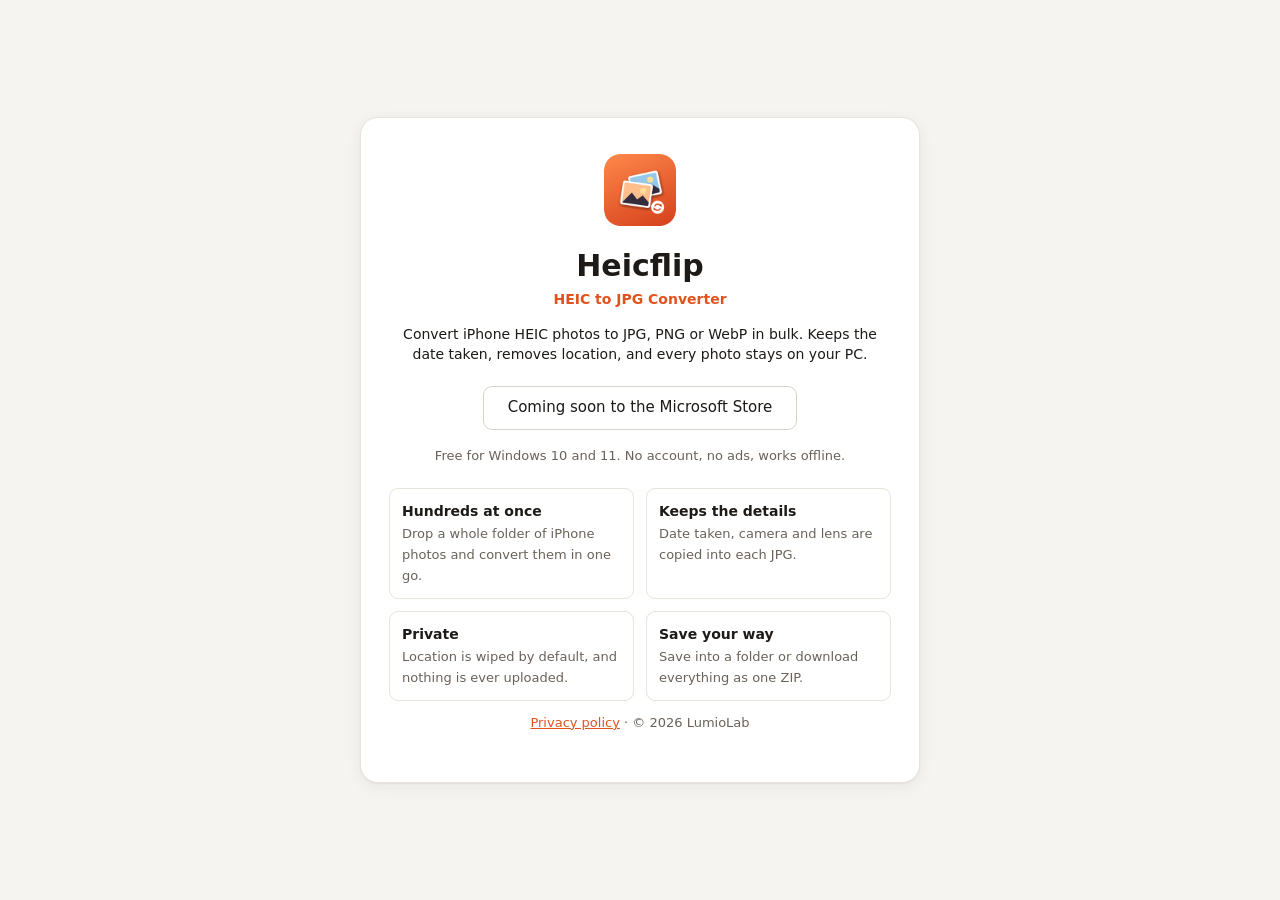
<file: index.html>
<!doctype html>
<html lang="en">
<head>
<meta charset="utf-8">
<meta name="viewport" content="width=device-width, initial-scale=1">
<title>Heicflip – HEIC to JPG Converter</title>
<meta name="description" content="Convert iPhone HEIC photos to JPG, PNG or WebP in bulk. Keeps the date taken, removes location, works offline. Photos never leave your PC.">
<meta name="theme-color" content="#f6f4f1" media="(prefers-color-scheme: light)">
<meta name="theme-color" content="#18171a" media="(prefers-color-scheme: dark)">
<link rel="manifest" href="manifest.webmanifest">
<link rel="icon" href="icons/icon-192.png">
<link rel="stylesheet" href="styles.css">
</head>
<body>
<header class="top">
  <a class="brand" href="./"><img src="icons/icon-192.png" alt="" width="28" height="28"><span>Heicflip</span></a>
  <div class="top-acts">
    <button class="btn support-btn" id="supportBtn" type="button" hidden><span aria-hidden="true">&#9749;</span> Support</button>
    <button class="icon-btn" id="themeBtn" type="button"></button>
    <button class="icon-btn" id="aboutBtn" type="button" title="About & privacy" aria-label="About and privacy"></button>
  </div>
</header>
<main class="main" id="main"></main>
<div class="toasts" id="toasts" role="status" aria-live="polite"></div>
<dialog id="dlg"></dialog>
<div class="dropveil" id="dropveil" hidden><div>Drop photos to convert them</div></div>
<script type="module" src="js/app.js"></script>
</body>
</html>
</file>
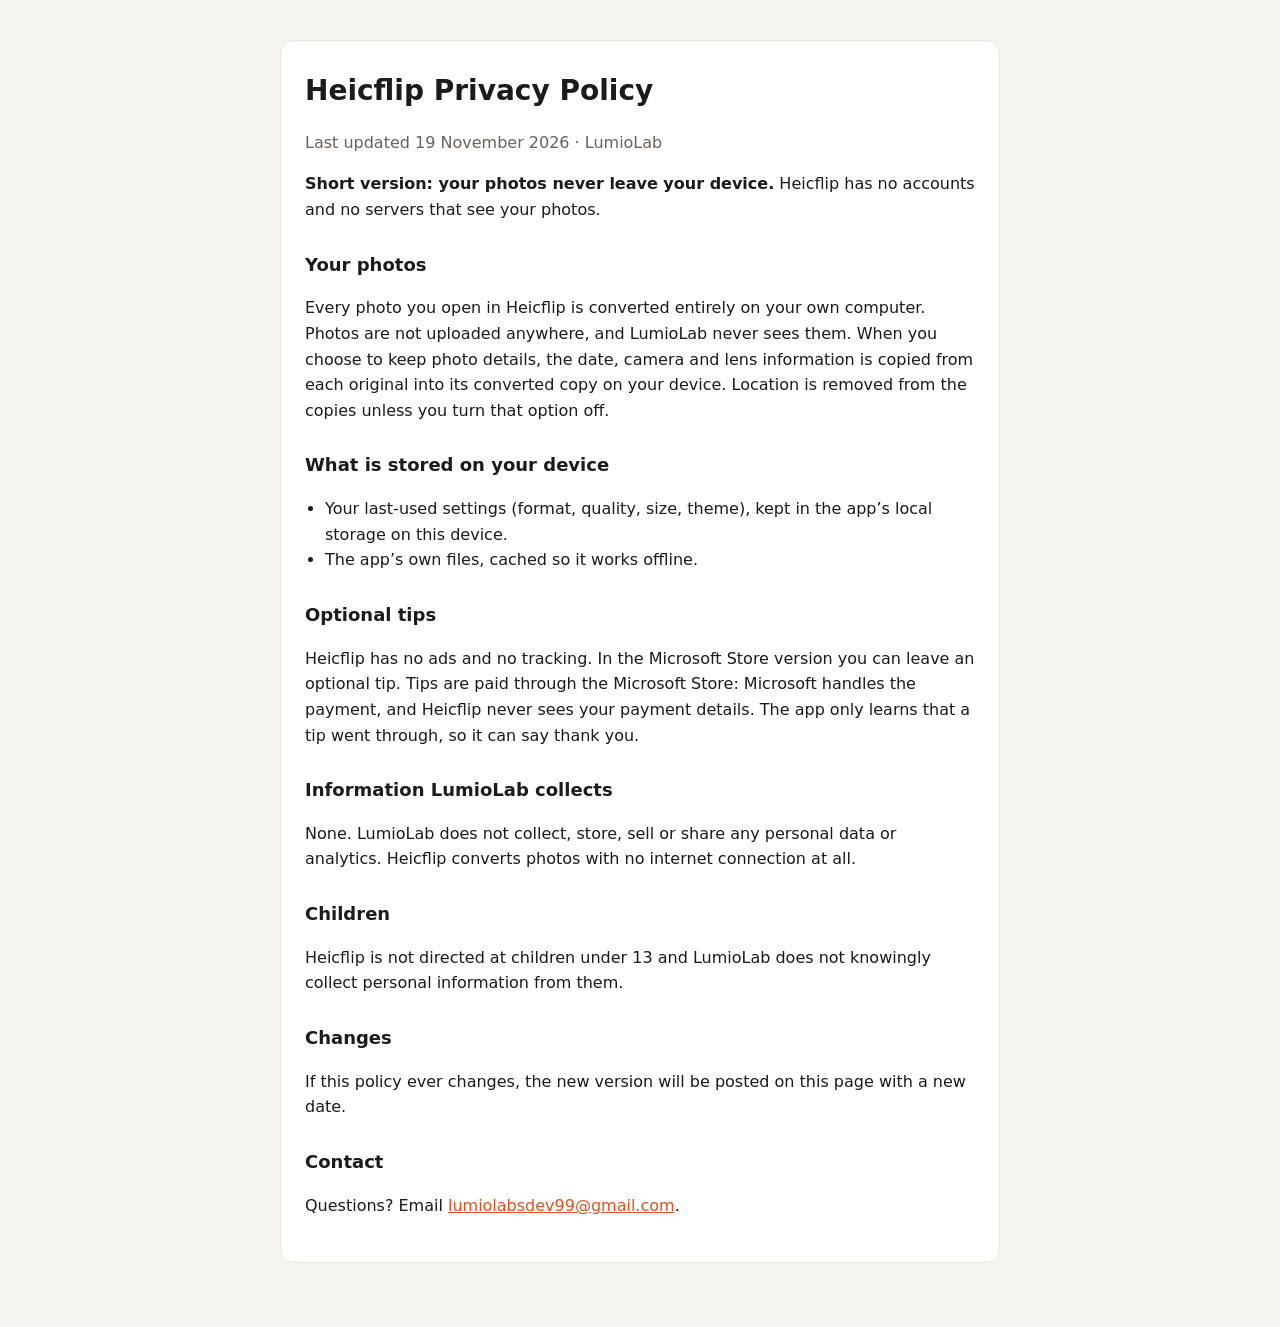
<file: privacy.html>
<!doctype html>
<html lang="en"><head><meta charset="utf-8"><meta name="viewport" content="width=device-width,initial-scale=1">
<title>Heicflip Privacy Policy</title>
<style>
:root{--bg:#f6f4f1;--card:#fff;--text:#1d1a17;--muted:#6a625a;--line:#e8e3dd;--accent:#e0531f;color-scheme:light dark}
@media (prefers-color-scheme:dark){:root{--bg:#18171a;--card:#211f23;--text:#f1ede9;--muted:#b0a79f;--line:#332f35;--accent:#ff7a45}}
body{margin:0;background:var(--bg);color:var(--text);font:16px/1.6 "Segoe UI Variable Text","Segoe UI",system-ui,-apple-system,sans-serif}
main{max-width:720px;margin:0 auto;padding:40px 16px 64px}
.card{background:var(--card);border:1px solid var(--line);border-radius:14px;padding:28px 24px}
h1{font-size:28px;margin:0 0 4px}h2{font-size:18px;margin:28px 0 6px}
.muted{color:var(--muted)}a{color:var(--accent)}ul{padding-left:20px}
</style></head><body><main><div class="card">
<h1>Heicflip Privacy Policy</h1>
<p class="muted">Last updated 19 November 2026 · LumioLab</p>
<p><strong>Short version: your photos never leave your device.</strong> Heicflip has no accounts and no servers that see your photos.</p>
<h2>Your photos</h2>
<p>Every photo you open in Heicflip is converted entirely on your own computer. Photos are not uploaded anywhere, and LumioLab never sees them. When you choose to keep photo details, the date, camera and lens information is copied from each original into its converted copy on your device. Location is removed from the copies unless you turn that option off.</p>
<h2>What is stored on your device</h2>
<ul><li>Your last-used settings (format, quality, size, theme), kept in the app’s local storage on this device.</li>
<li>The app’s own files, cached so it works offline.</li></ul>
<h2>Optional tips</h2>
<p>Heicflip has no ads and no tracking. In the Microsoft Store version you can leave an optional tip. Tips are paid through the Microsoft Store: Microsoft handles the payment, and Heicflip never sees your payment details. The app only learns that a tip went through, so it can say thank you.</p>
<h2>Information LumioLab collects</h2>
<p>None. LumioLab does not collect, store, sell or share any personal data or analytics. Heicflip converts photos with no internet connection at all.</p>
<h2>Children</h2>
<p>Heicflip is not directed at children under 13 and LumioLab does not knowingly collect personal information from them.</p>
<h2>Changes</h2>
<p>If this policy ever changes, the new version will be posted on this page with a new date.</p>
<h2>Contact</h2>
<p>Questions? Email <a href="mailto:lumiolabsdev99@gmail.com">lumiolabsdev99@gmail.com</a>.</p>
</div></main></body></html>
</file>
<file: styles.css>
:root{
  --bg:#f6f4f1; --panel:#ffffff; --panel-2:#f8f6f3; --line:#e8e3dd; --line-2:#d9d2ca;
  --text:#1d1a17; --muted:#6a625a; --faint:#958c83;
  --accent:#e0531f; --accent-2:#f06a35; --accent-ink:#ffffff; --accent-soft:#fdece4;
  --ok:#0f8a5f; --err:#c9324a;
  --shadow:0 1px 2px rgba(40,24,10,.05),0 4px 16px rgba(40,24,10,.06);
  --shadow-lg:0 12px 40px rgba(40,24,10,.18);
  --radius:14px; --radius-sm:9px;
  --font:"Segoe UI Variable Text","Segoe UI",system-ui,-apple-system,Roboto,"Helvetica Neue",Arial,sans-serif;
  --font-display:"Segoe UI Variable Display","Segoe UI",system-ui,-apple-system,Roboto,sans-serif;
  color-scheme:light;
}
@media (prefers-color-scheme:dark){
  :root:not([data-theme="light"]){
    --bg:#18171a; --panel:#211f23; --panel-2:#28262b; --line:#332f35; --line-2:#433e45;
    --text:#f1ede9; --muted:#b0a79f; --faint:#857c75;
    --accent:#ff7a45; --accent-2:#ff9264; --accent-ink:#1f0f06; --accent-soft:#3a2219;
    --ok:#3ccf98; --err:#ff6b81;
    --shadow:0 1px 2px rgba(0,0,0,.3),0 4px 16px rgba(0,0,0,.25); --shadow-lg:0 12px 40px rgba(0,0,0,.5);
    color-scheme:dark;
  }
}
:root[data-theme="dark"]{
  --bg:#18171a; --panel:#211f23; --panel-2:#28262b; --line:#332f35; --line-2:#433e45;
  --text:#f1ede9; --muted:#b0a79f; --faint:#857c75;
  --accent:#ff7a45; --accent-2:#ff9264; --accent-ink:#1f0f06; --accent-soft:#3a2219;
  --ok:#3ccf98; --err:#ff6b81;
  --shadow:0 1px 2px rgba(0,0,0,.3),0 4px 16px rgba(0,0,0,.25); --shadow-lg:0 12px 40px rgba(0,0,0,.5);
  color-scheme:dark;
}

*{box-sizing:border-box}
html,body{height:100%}
body{margin:0;background:var(--bg);color:var(--text);font:14px/1.45 var(--font);-webkit-font-smoothing:antialiased;display:flex;flex-direction:column}
button,input,select{font:inherit;color:inherit}
a{color:var(--accent)}
:focus-visible{outline:2px solid var(--accent);outline-offset:2px}
[hidden]{display:none!important}
svg.ico{width:18px;height:18px;flex:none}

/* top bar */
.top{display:flex;align-items:center;gap:12px;height:56px;padding:0 20px;border-bottom:1px solid var(--line);background:var(--panel);flex:none}
.brand{display:flex;align-items:center;gap:10px;text-decoration:none;color:var(--text);font:600 17px var(--font-display);letter-spacing:-.01em}
.brand img{border-radius:7px}
.top-acts{margin-left:auto;display:flex;gap:4px}
.icon-btn{width:34px;height:34px;display:grid;place-items:center;border:0;border-radius:var(--radius-sm);background:none;color:var(--muted);cursor:pointer;padding:0}
.icon-btn:hover{background:var(--panel-2);color:var(--text)}
.icon-btn:disabled{opacity:.4;cursor:default}

.main{flex:1;overflow:auto;min-height:0}

/* empty state */
.hero{max-width:860px;margin:0 auto;padding:48px 24px 56px;text-align:center}
.hero h1{font:600 34px/1.15 var(--font-display);letter-spacing:-.02em;margin:0 0 10px}
.lead{color:var(--muted);font-size:16px;margin:0 auto 28px;max-width:600px}
.drop{border:2px dashed var(--line-2);border-radius:20px;background:var(--panel);padding:56px 24px;cursor:pointer;transition:border-color .15s,background .15s,transform .15s;display:flex;flex-direction:column;align-items:center;gap:6px}
.drop:hover,.drop:focus-visible{border-color:var(--accent);background:var(--accent-soft)}
.drop svg{width:44px;height:44px;color:var(--accent);margin-bottom:6px}
.drop b{font-size:18px}
.drop span{color:var(--muted)}
.feats{display:grid;grid-template-columns:repeat(2,1fr);gap:12px;margin-top:28px;text-align:left}
.feat{display:flex;gap:12px;padding:16px;background:var(--panel);border:1px solid var(--line);border-radius:var(--radius)}
.feat svg{width:22px;height:22px;color:var(--accent);margin-top:1px}
.feat b{display:block;margin-bottom:2px}
.feat span{color:var(--muted);font-size:13px}

/* working state */
.work{display:grid;grid-template-columns:1fr 320px;gap:20px;max-width:1400px;margin:0 auto;padding:18px 20px 28px;min-height:100%;align-items:start}
.toolbar{display:flex;align-items:center;gap:8px;margin-bottom:14px;flex-wrap:wrap}
.toolbar .grow{flex:1}
.summary{color:var(--muted)}
.summary b{color:var(--text)}
.summary .arrow{color:var(--ok);font-weight:600}
.summary .bad{color:var(--err)}
.grid{display:grid;grid-template-columns:repeat(auto-fill,minmax(180px,1fr));gap:12px}
.photo{position:relative;background:var(--panel);border:1px solid var(--line);border-radius:var(--radius);overflow:hidden;box-shadow:var(--shadow);transition:border-color .15s}
.photo[data-status="working"]{border-color:var(--accent)}
.photo[data-status="error"]{border-color:color-mix(in srgb,var(--err) 50%,var(--line))}
.thumb{aspect-ratio:4/3;background:var(--panel-2);display:grid;place-items:center;overflow:hidden}
.thumb img{width:100%;height:100%;object-fit:cover;display:block}
.thumb.stale img{opacity:.45;filter:grayscale(.4)}
.thumb .ext{font:700 13px var(--font-display);letter-spacing:.06em;color:var(--faint);border:1.5px solid var(--line-2);border-radius:6px;padding:4px 8px}
.photo[data-status="working"] .thumb .ext{visibility:hidden}
.photo[data-status="working"] .thumb::after{content:"";position:absolute;top:calc(37.5% - 14px);left:calc(50% - 14px);width:28px;height:28px;border:3px solid var(--accent-soft);border-top-color:var(--accent);border-radius:50%;animation:spin .8s linear infinite}
.info{padding:9px 11px 10px;display:flex;flex-direction:column;gap:1px;min-width:0}
.info b{font-weight:600;font-size:13px;overflow:hidden;text-overflow:ellipsis;white-space:nowrap}
.info .meta{color:var(--muted);font-size:12px;overflow:hidden;text-overflow:ellipsis;white-space:nowrap}
.status{font-size:12px;color:var(--faint)}
.status.ok{color:var(--ok);font-weight:600}
.status.err{color:var(--err);font-weight:600}
.status.busy{color:var(--accent);font-weight:600}
.acts{position:absolute;top:6px;right:6px;display:flex;gap:4px}
.acts .icon-btn{width:30px;height:30px;background:color-mix(in srgb,var(--panel) 88%,transparent);backdrop-filter:blur(6px);box-shadow:var(--shadow);color:var(--text)}
.acts .icon-btn svg{width:16px;height:16px}
.photo .acts .icon-btn:last-child{opacity:0;transition:opacity .12s}
.photo:hover .acts .icon-btn:last-child,.photo:focus-within .acts .icon-btn:last-child{opacity:1}

.side{position:sticky;top:18px;display:flex;flex-direction:column;gap:12px}
.card{background:var(--panel);border:1px solid var(--line);border-radius:var(--radius);box-shadow:var(--shadow);padding:16px}
.card h2{font:600 15px var(--font-display);margin:0 0 10px}
.settings{display:flex;flex-direction:column;gap:12px}
.seg{display:flex;border:1px solid var(--line-2);border-radius:var(--radius-sm);overflow:hidden;background:var(--panel-2)}
.seg button{flex:1;border:0;background:none;height:36px;cursor:pointer;color:var(--muted);font-weight:500}
.seg button+button{border-left:1px solid var(--line-2)}
.seg button[aria-pressed="true"]{background:var(--accent);color:var(--accent-ink);font-weight:600}
.set{display:flex;align-items:center;gap:10px;justify-content:space-between}
.set-l{font-size:13px;font-weight:600;color:var(--muted)}
.range{display:flex;align-items:center;gap:8px}
input[type=range]{accent-color:var(--accent);width:150px}
.qval{font-variant-numeric:tabular-nums;width:38px;text-align:right;font-weight:600}
select{height:34px;padding:0 8px;border:1px solid var(--line-2);border-radius:var(--radius-sm);background:var(--panel-2);max-width:190px}
.divider{height:1px;background:var(--line);margin:2px 0}
.switch{display:flex;align-items:center;gap:10px;cursor:pointer;position:relative}
.switch .sw-txt{flex:1;display:flex;flex-direction:column}
.switch .sw-txt b{font-weight:600;font-size:13px}
.switch .sw-txt small{color:var(--faint);font-size:12px}
.switch input{position:absolute;opacity:0;width:40px;height:22px;right:0;margin:0;cursor:pointer}
.switch i{width:40px;height:22px;border-radius:11px;background:var(--line-2);position:relative;flex:none;transition:background .15s}
.switch i::after{content:"";position:absolute;top:3px;left:3px;width:16px;height:16px;border-radius:50%;background:#fff;box-shadow:0 1px 2px rgba(0,0,0,.25);transition:transform .15s}
.switch input:checked+i{background:var(--accent)}
.switch input:checked+i::after{transform:translateX(18px)}
.switch input:focus-visible+i{outline:2px solid var(--accent);outline-offset:2px}
.switch.off{opacity:.45;cursor:default}
.fine{color:var(--faint);font-size:12px;margin:0}

.go{display:flex;flex-direction:column;gap:8px}
.btn{display:inline-flex;align-items:center;justify-content:center;gap:8px;height:34px;padding:0 14px;border-radius:var(--radius-sm);border:1px solid var(--line-2);background:var(--panel);cursor:pointer;font-weight:500;white-space:nowrap;color:var(--text)}
.btn:hover{background:var(--panel-2)}
.btn.ghost{border-color:transparent;background:none;color:var(--muted)}
.btn.ghost:hover{background:var(--panel-2);color:var(--text)}
.btn.big{height:44px;font-size:15px;width:100%}
.btn.primary{background:var(--accent);border-color:var(--accent);color:var(--accent-ink);font-weight:600}
.btn.primary:hover{background:var(--accent-2);border-color:var(--accent-2)}
.btn:disabled{opacity:.5;cursor:not-allowed}
.progress{height:4px;background:var(--accent-soft);border-radius:4px;overflow:hidden}
.progress i{display:block;height:100%;width:0;background:var(--accent);transition:width .2s}

/* ad space */

/* dialog, toasts, drop veil */
dialog{border:0;border-radius:var(--radius);padding:0;background:var(--panel);color:var(--text);box-shadow:var(--shadow-lg);width:min(520px,calc(100vw - 32px))}
dialog::backdrop{background:rgba(15,10,6,.45)}
.dlg-head{padding:18px 20px 0;font:600 18px var(--font-display)}
.dlg-body{padding:10px 20px}
.dlg-body p{color:var(--muted);margin:0 0 10px}
.dlg-foot{padding:6px 20px 18px;display:flex;justify-content:flex-end}
.dlg-foot .btn{width:auto}
.toasts{position:fixed;bottom:20px;left:50%;transform:translateX(-50%);display:flex;flex-direction:column;gap:8px;z-index:50;pointer-events:none;width:max-content;max-width:calc(100vw - 32px)}
.toast{background:var(--text);color:var(--bg);padding:10px 16px;border-radius:var(--radius-sm);box-shadow:var(--shadow-lg);font-size:13px;animation:tin .2s ease-out}
.toast.err{background:var(--err);color:#fff}
@keyframes tin{from{opacity:0;transform:translateY(8px)}}
@keyframes spin{to{transform:rotate(360deg)}}
.dropveil{position:fixed;inset:12px;border:3px dashed var(--accent);border-radius:20px;background:color-mix(in srgb,var(--accent) 12%,transparent);display:grid;place-items:center;z-index:60;font:600 22px var(--font-display);color:var(--accent);pointer-events:none}

@media (max-width:820px){
  .work{grid-template-columns:1fr;padding:14px 16px 24px}
  .side{position:static;order:-1}
  .hero{padding:32px 16px 40px}
  .hero h1{font-size:27px}
  .feats{grid-template-columns:1fr}
  .grid{grid-template-columns:repeat(auto-fill,minmax(140px,1fr))}
  .top{padding:0 12px}
}
@media (prefers-reduced-motion:reduce){*{transition:none!important;animation:none!important}}

/* ---------- optional Store tips ---------- */
.support-btn{height:34px;padding:0 12px;font-size:13px;color:var(--muted)}
.support-btn:hover{color:var(--accent)}
.tip-line{display:flex;flex-wrap:wrap;align-items:center;gap:4px;margin-top:10px;font-size:13px;color:var(--muted)}
.linkish{background:none;border:0;padding:0;font:inherit;color:var(--accent);font-weight:600;cursor:pointer}
.linkish:hover{text-decoration:underline}
.tip-off{margin-left:auto;border:0;background:none;color:var(--muted);font-size:12px;cursor:pointer;padding:2px 6px;border-radius:6px}
.tip-off:hover{background:var(--panel-2);color:var(--text)}
.tip-grid{display:grid;grid-template-columns:repeat(auto-fit,minmax(130px,1fr));gap:10px;margin-top:12px}
.tip-btn{display:flex;flex-direction:column;align-items:center;gap:2px;padding:14px 10px;border:1px solid var(--line);border-radius:var(--radius);background:var(--panel);color:var(--text);cursor:pointer;font:inherit;transition:border-color .15s,transform .15s}
.tip-btn:hover{border-color:var(--accent);transform:translateY(-1px)}
.tip-btn .tip-emoji{font-size:26px;line-height:1.2}
.tip-btn span:last-child{color:var(--muted);font-size:13px}

/* ---------- Store landing (plain browser) ---------- */
.landing{min-height:100vh;display:grid;place-items:center;padding:32px 16px;background:var(--bg);box-sizing:border-box}
.landing-card{max-width:560px;width:100%;text-align:center;background:var(--panel);border:1px solid var(--line);border-radius:18px;padding:36px 28px;box-shadow:var(--shadow);box-sizing:border-box}
.landing-icon{border-radius:16px}
.landing h1{margin:12px 0 2px;font-size:30px;font-family:var(--font-display)}
.landing-tag{color:var(--accent);font-weight:600;margin:0 0 12px}
.landing .store-cta{display:inline-flex;width:auto;padding:0 24px;margin:8px 0 4px;text-decoration:none}
.landing .hint{color:var(--muted);font-size:13px}
.landing-feats{display:grid;grid-template-columns:repeat(auto-fit,minmax(200px,1fr));gap:12px;text-align:left;margin:22px 0 10px}
.landing-feats div{padding:12px;border:1px solid var(--line);border-radius:var(--radius-sm)}
.landing-feats b{display:block;margin-bottom:2px}
.landing-feats span{color:var(--muted);font-size:13px}
</file>
